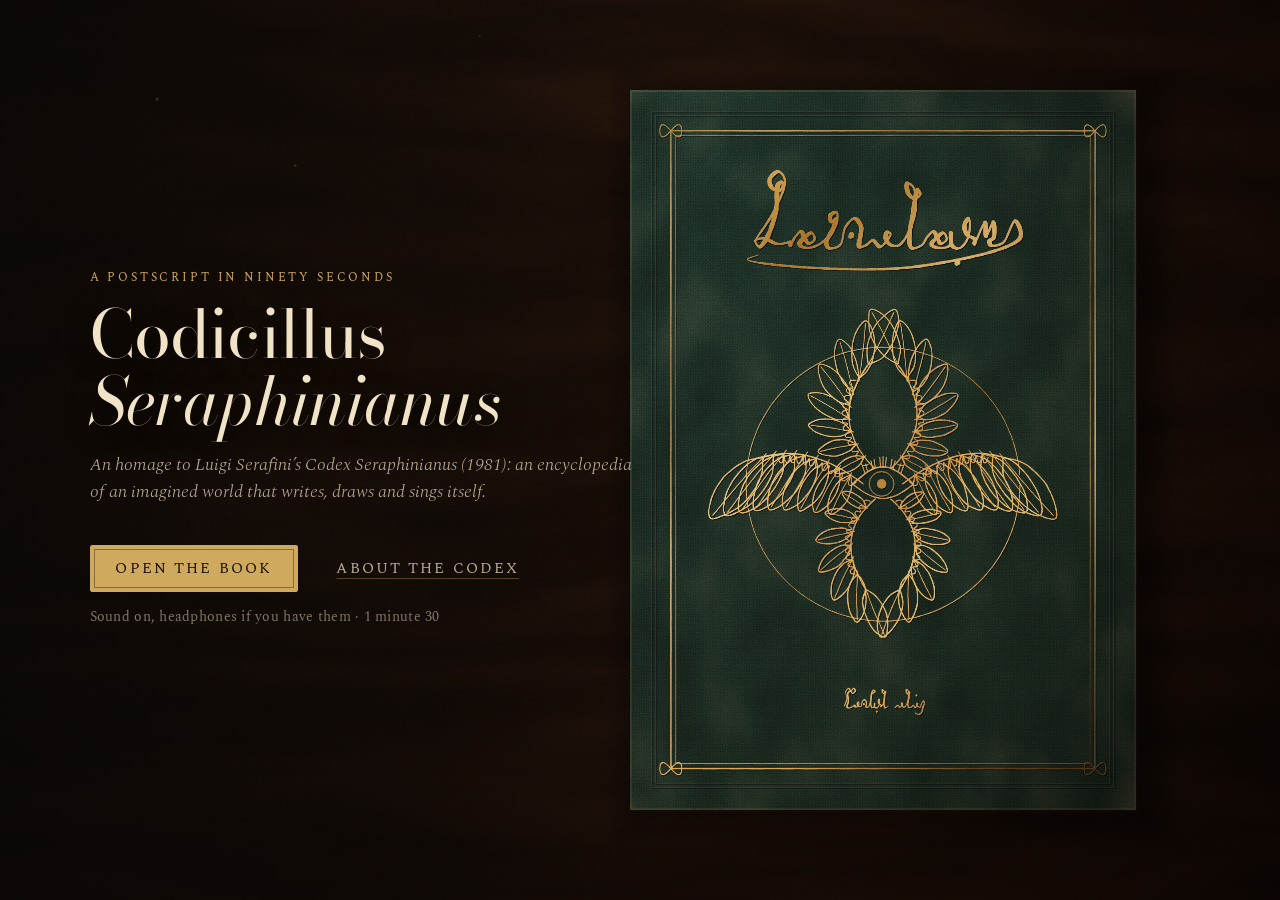
<file: index.html>
<!doctype html>
<html lang="en">
<head>
<meta charset="utf-8">
<meta name="viewport" content="width=device-width, initial-scale=1, viewport-fit=cover">
<title>Codicillus Seraphinianus</title>
<meta name="description" content="A ninety-second homage to Luigi Serafini's Codex Seraphinianus: a book that writes, draws and sings itself, generated live in the browser.">
<meta name="theme-color" content="#0d0907">
<link rel="preconnect" href="https://fonts.googleapis.com">
<link rel="preconnect" href="https://fonts.gstatic.com" crossorigin>
<link rel="stylesheet" href="https://fonts.googleapis.com/css2?family=Bodoni+Moda:ital,opsz,wght@0,6..96,400..700;1,6..96,400..600&amp;family=Spectral:ital,wght@0,300;0,400;1,300;1,400&amp;display=swap">
<link rel="stylesheet" href="css/style.css">
</head>
<body>
<canvas id="stage" aria-hidden="true"></canvas>
<div id="ui">
  <section id="landing" aria-labelledby="landing-title">
    <div class="landing-top">
      <p class="eyebrow">A postscript in ninety seconds</p>
      <h1 id="landing-title" class="title">Codicillus <em>Seraphinianus</em></h1>
      <p class="lede">An homage to Luigi Serafini’s <cite>Codex Seraphinianus</cite> (1981): an encyclopedia of an imagined world that writes, draws and sings itself.</p>
    </div>
    <div class="landing-bottom">
      <div class="actions">
        <button id="begin" class="btn primary" type="button" disabled>Preparing the book…</button>
        <button id="about-open" class="btn quiet" type="button">About the Codex</button>
      </div>
      <p class="note" id="landing-note">Sound on, headphones if you have them · 1 minute 30</p>
    </div>
  </section>

  <div id="caption" aria-live="polite">
    <span class="cap-title"></span>
    <span class="cap-text"></span>
  </div>

  <div id="controls" hidden>
    <div class="buttons">
      <button id="btn-play" class="icon" type="button" aria-label="Pause">
        <svg class="i-pause" viewBox="0 0 24 24" aria-hidden="true"><path d="M7 5h3.2v14H7zM13.8 5H17v14h-3.2z"/></svg>
        <svg class="i-play" viewBox="0 0 24 24" aria-hidden="true"><path d="M8 5.2v13.6L19 12z"/></svg>
      </button>
      <button id="btn-mute" class="icon" type="button" aria-label="Mute sound">
        <svg class="i-sound" viewBox="0 0 24 24" aria-hidden="true"><path d="M4 9.5h3.6L12 5.6v12.8l-4.4-3.9H4z"/><path d="M15 9.2a4 4 0 0 1 0 5.6M17.3 7a7.2 7.2 0 0 1 0 10" fill="none" stroke="currentColor" stroke-width="1.6" stroke-linecap="round"/></svg>
        <svg class="i-muted" viewBox="0 0 24 24" aria-hidden="true"><path d="M4 9.5h3.6L12 5.6v12.8l-4.4-3.9H4z"/><path d="M15.5 9.5l5 5m0-5l-5 5" fill="none" stroke="currentColor" stroke-width="1.6" stroke-linecap="round"/></svg>
      </button>
      <button id="btn-restart" class="icon" type="button" aria-label="Start again">
        <svg viewBox="0 0 24 24" aria-hidden="true"><path d="M6.2 8.4A7 7 0 1 1 5 12" fill="none" stroke="currentColor" stroke-width="1.7" stroke-linecap="round"/><path d="M5.2 4.4v4.8H10" fill="none" stroke="currentColor" stroke-width="1.7" stroke-linecap="round" stroke-linejoin="round"/></svg>
      </button>
      <button id="btn-full" class="icon" type="button" aria-label="Full screen" hidden>
        <svg viewBox="0 0 24 24" aria-hidden="true"><path d="M4.5 9V4.5H9M15 4.5h4.5V9M19.5 15v4.5H15M9 19.5H4.5V15" fill="none" stroke="currentColor" stroke-width="1.7" stroke-linecap="round" stroke-linejoin="round"/></svg>
      </button>
      <button id="btn-about" class="icon" type="button" aria-label="About the Codex">
        <svg viewBox="0 0 24 24" aria-hidden="true"><circle cx="12" cy="12" r="8.2" fill="none" stroke="currentColor" stroke-width="1.6"/><path d="M12 10.8v5.4" stroke="currentColor" stroke-width="1.8" stroke-linecap="round"/><circle cx="12" cy="7.9" r="1.1"/></svg>
      </button>
      <span id="clock" aria-hidden="true">0:00</span>
    </div>
  </div>
  <div id="progress" role="slider" tabindex="0" aria-label="Position in the piece" aria-valuemin="0" aria-valuemax="90" aria-valuenow="0" aria-valuetext="0 seconds" hidden>
    <div class="track"><div class="fill"></div></div>
    <div class="ticks"></div>
  </div>

  <section id="endcard" hidden aria-labelledby="end-title">
    <h2 id="end-title" class="sr-only">Codex Seraphinianus</h2>
    <p class="end-credit">Luigi Serafini · <cite>Codex Seraphinianus</cite> · 1981</p>
    <p class="end-line">Codicillus Seraphinianus, a postscript in ninety seconds. Every line and every sound was made live in your browser.</p>
    <p class="end-dedication">for Amber</p>
    <div class="actions">
      <button id="again" class="btn primary" type="button">Read it again</button>
      <button id="about-end" class="btn quiet" type="button">About the Codex</button>
    </div>
  </section>

  <div id="about" role="dialog" aria-modal="true" aria-labelledby="about-title" hidden>
    <div class="sheet">
      <button id="about-close" class="icon close" type="button" aria-label="Close">
        <svg viewBox="0 0 24 24" aria-hidden="true"><path d="M6 6l12 12M18 6L6 18" stroke="currentColor" stroke-width="1.7" stroke-linecap="round"/></svg>
      </button>
      <p class="eyebrow">About</p>
      <h2 id="about-title">The book nobody can read</h2>
      <p>The <cite>Codex Seraphinianus</cite> is an encyclopedia of a world that does not exist. The Italian artist and architect Luigi Serafini, born in Rome in 1949, drew it between 1976 and 1978. Franco Maria Ricci published it in Milan in 1981, in two volumes. Page after page of plants, animals, machines, customs and cities is explained in a flowing, looping script that no one can read.</p>
      <p>Its eleven chapters follow the order of a real encyclopedia. The first part covers the natural world: plants, animals, a kingdom of strange bipeds, physics and chemistry, and machines. The second covers people: the body, history, writing, food and dress, games, and architecture. Some of its pictures are famous: fruit that bleeds, a sapling that grows into a chair, trees that pull up their roots and migrate, and a pair of lovers in bed who turn into an alligator.</p>
      <p>For decades readers tried to decipher the script. In 2009, speaking to the Oxford University Society of Bibliophiles, Serafini said there is no meaning hidden in it. He compared writing it to automatic writing, and said he wanted readers to feel what children feel in front of books they cannot yet understand, while seeing that the writing makes sense to adults. Only the page numbers give way to analysis: Allan C. Wechsler and Ivan Derzhanski each worked out that they count in a variation of base 21.</p>

      <h3>About this homage</h3>
      <p><em>Codicillus</em> is Latin for a little codex, and it is also the word for a postscript added to a will. This is a ninety-second postscript to Serafini’s book. Nothing in it is taken from the Codex. Every drawing and every sound is original and is generated in code, live, each time the book opens.</p>
      <ul class="facts">
        <li>The script is invented: twenty-four looping letters, six capitals and a lexicon of words that recur as often as words in a real language do. None of them means anything.</li>
        <li>The page numbers count in base 21, in honour of the Codex’s own.</li>
        <li>The endpapers are Italian marbling, computed by tracing every pixel back through the comb and the drops of ink.</li>
        <li>The score is in D, at 96 beats a minute in a rocking 12/8. It is played by a synthesized celesta, a plucked harp, a choir of vowel filters, a glass flute and a clockwork percussion section. The page turns, the pen nib and the alligator’s gulps are synthesized too.</li>
      </ul>

      <h3>The chapters</h3>
      <ol class="chapters" id="chapter-list"></ol>

      <p class="credit">Made by Claude, for Amber, 2026. Read more about the <cite>Codex Seraphinianus</cite> <a href="https://en.wikipedia.org/wiki/Codex_Seraphinianus" target="_blank" rel="noopener">on Wikipedia</a>.</p>
    </div>
  </div>
</div>
<noscript><p class="noscript">This homage is drawn and scored live with JavaScript. Please enable it to open the book.</p></noscript>
<script src="js/core/util.js"></script>
<script src="js/core/ink.js"></script>
<script src="js/core/paper.js"></script>
<script src="js/core/asemic.js"></script>
<script src="js/core/book.js"></script>
<script src="js/core/draw.js"></script>
<script src="js/core/show.js"></script>
<script src="js/scenes/overture.js"></script>
<script src="js/scenes/flora.js"></script>
<script src="js/scenes/fauna.js"></script>
<script src="js/scenes/physics.js"></script>
<script src="js/scenes/lovers.js"></script>
<script src="js/scenes/writing.js"></script>
<script src="js/scenes/customs.js"></script>
<script src="js/scenes/architecture.js"></script>
<script src="js/scenes/finale.js"></script>
<script src="js/audio/engine.js"></script>
<script src="js/audio/score.js"></script>
<script src="js/ui.js"></script>
<script src="js/main.js"></script>
</body>
</html>
</file>
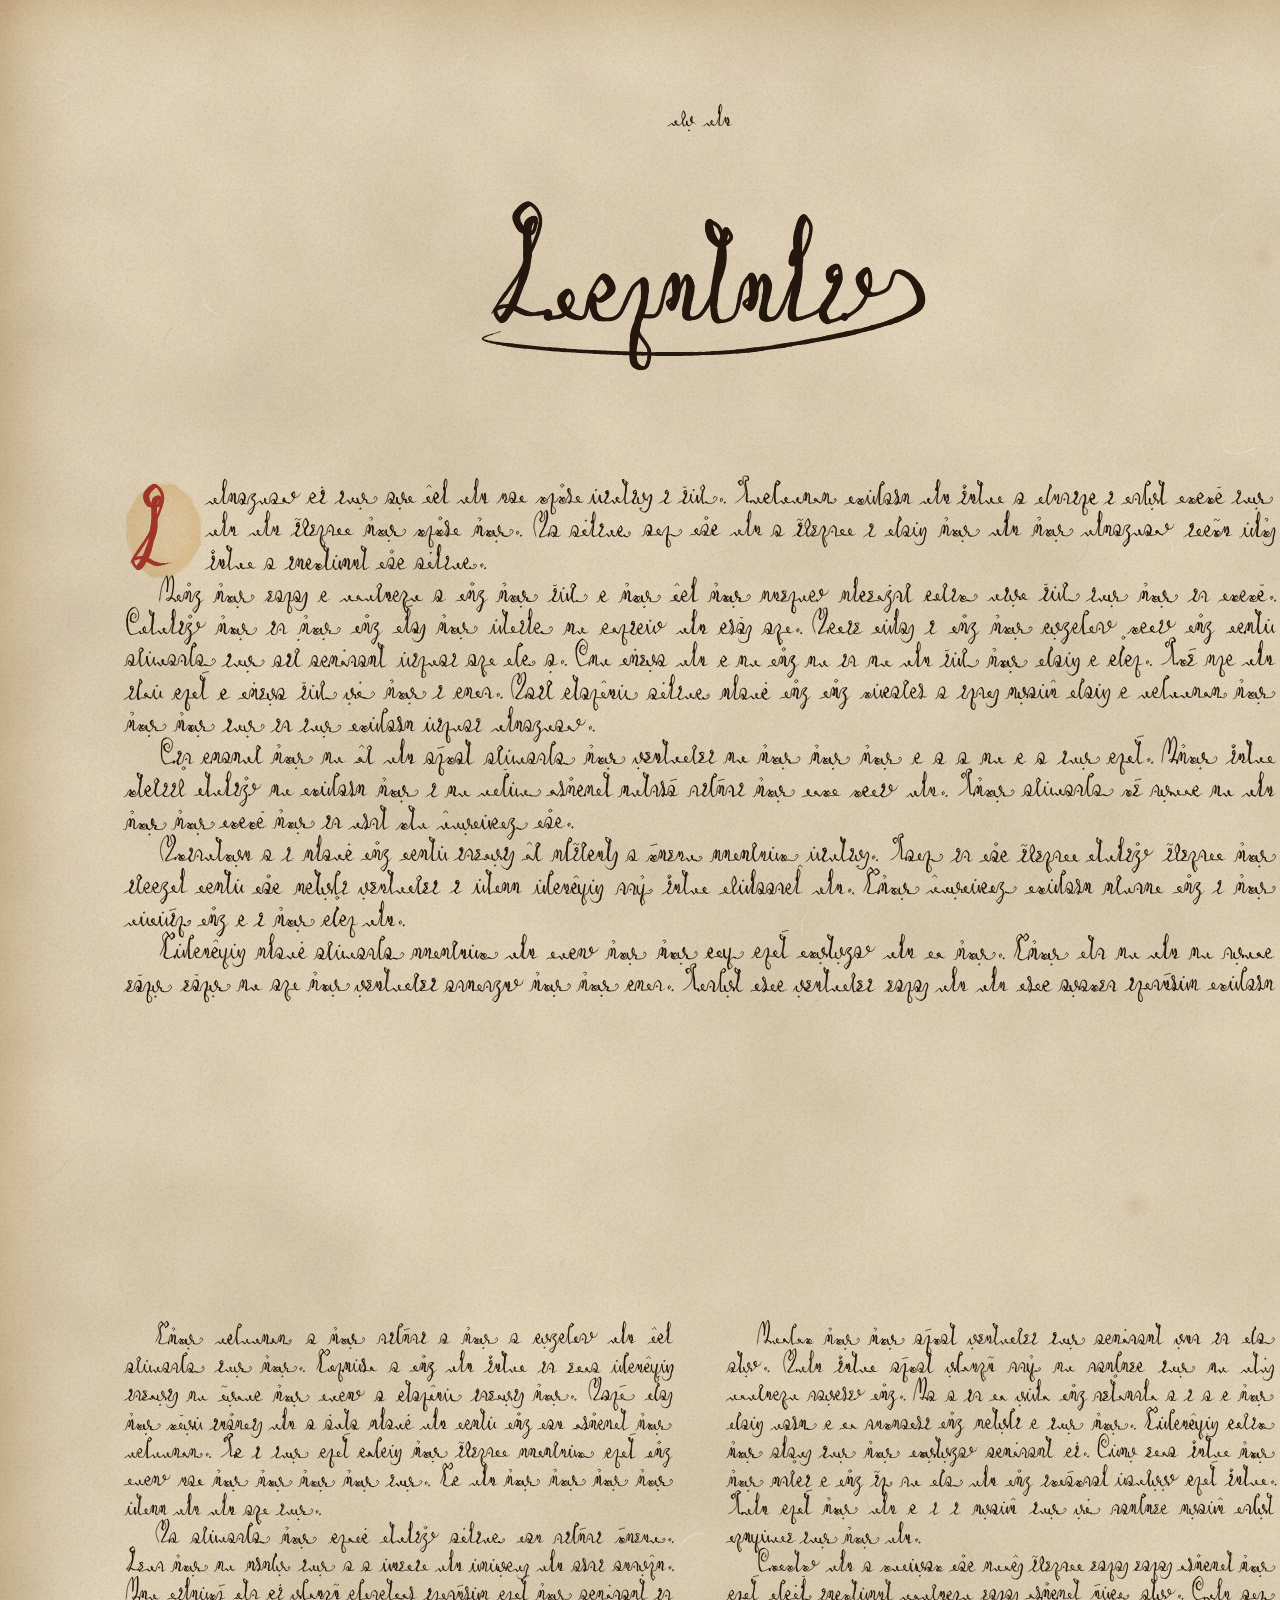
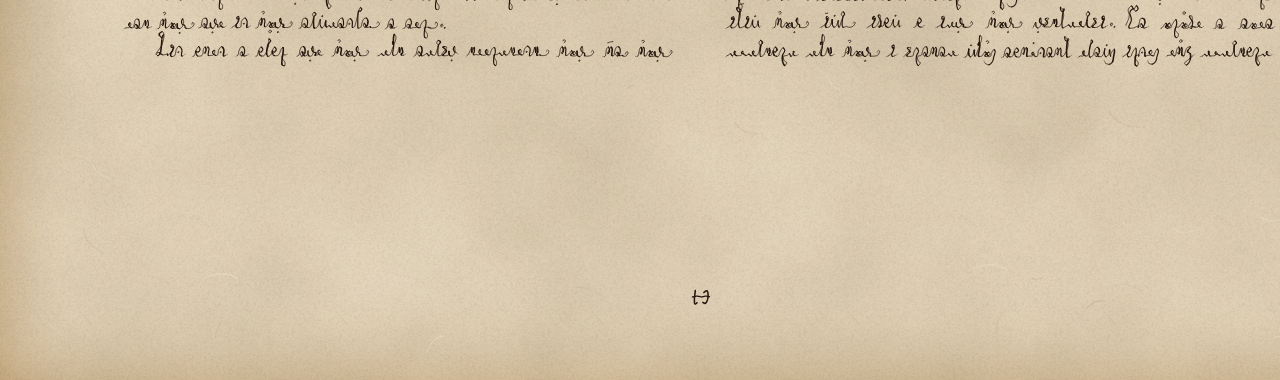
<file: tools/test-core.html>
<!doctype html>
<html>
<head>
<meta charset="utf-8">
<title>core test</title>
<style>body{margin:0;background:#222}canvas{display:block}</style>
</head>
<body>
<canvas id="c"></canvas>
<script src="../js/core/util.js"></script>
<script src="../js/core/ink.js"></script>
<script src="../js/core/paper.js"></script>
<script src="../js/core/asemic.js"></script>
<script>
(function () {
  const { U, Ink, Paper, Asemic } = Codex;
  const W = 1400;
  const cv = document.getElementById('c');
  const mode = location.hash.slice(1) || 'page';
  const t0 = performance.now();
  const paper = Paper.page(W, 1);
  cv.width = W; cv.height = paper.height;
  const g = cv.getContext('2d');
  g.drawImage(paper, 0, 0);
  const sc = W / 1000;
  g.setTransform(sc, 0, 0, sc, 0, 0);
  Ink.texScale = sc;
  const env = { texScale: sc, paper };
  if (mode === 'page') {
    // heading
    const head = Asemic.label(500, 90, 7, 2, { center: true, seed: 'h1' });
    for (const s of head.strokes) s.draw(g, 1);
    const big = Asemic.display(500, 230, 34, { center: true, seed: 'title2' });
    for (const s of big.strokes) s.draw(g, 1);
    const block = Asemic.block({ seed: 'b1', x: 90, y: 360, w: 820, size: 8, lines: 16, dropcap: { lines: 3 } });
    for (const m of Asemic.printed(block, 0)) m.draw(g, 1, env);
    // two columns
    const colA = Asemic.block({ seed: 'b2', x: 90, y: 960, w: 390, size: 7, lines: 12 });
    const colB = Asemic.block({ seed: 'b3', x: 520, y: 960, w: 390, size: 7, lines: 12 });
    for (const m of Asemic.printed(colA, 0)) m.draw(g, 1, env);
    for (const m of Asemic.printed(colB, 0)) m.draw(g, 1, env);
    const num = Asemic.numeral(310, 500, 1360, 9, { center: true });
    for (const s of num) s.draw(g, 1);
  } else if (mode === 'glyphs') {
    // glyph table
    const GL = Asemic.GL;
    let i = 0;
    for (const gl of GL) {
      const x = 80 + (i % 6) * 150, y = 160 + Math.floor(i / 6) * 150;
      const r = new U.Rand(i);
      const ws = Asemic.wordStrokes({ g: [Asemic.GL.indexOf(gl)], dia: [], fin: -1 }, r, x, y, 40, {});
      for (const s of ws.strokes) s.draw(g, 1);
      g.fillStyle = 'rgba(160,40,30,0.8)';
      g.font = '14px serif';
      g.fillText(gl.n, x, y + 60);
      i++;
    }
    let j = 0;
    for (const c of Asemic.CAPS) {
      const x = 80 + j * 150, y = 900;
      const ws = Asemic.wordStrokes({ g: [1, 4], dia: [], fin: -1 }, new U.Rand(j), x, y, 30, { cap: j });
      for (const s of ws.strokes) s.draw(g, 1);
      j++;
    }
    for (let d = 0; d < 21; d++) {
      const x = 80 + (d % 11) * 80, y = 1100 + Math.floor(d / 11) * 90;
      for (const s of Asemic.digit(d, x, y, 34)) s.draw(g, 1);
    }
    const line = Asemic.label(80, 1330, 18, 6, { seed: 'l', cap: true, stop: true });
    for (const s of line.strokes) s.draw(g, 1);
  } else if (mode === 'marks') {
    const r = new U.Rand(3);
    const leaf = U.catmull([[200, 200], [320, 120], [420, 220], [330, 330], [200, 200]], 3, false);
    Ink.wash(leaf, Ink.PAL.leaf, 0, 1, { seed: 2 }).draw(g, 1, env);
    Ink.outline(leaf, 0, 1, { w: 1.6 }).draw(g, 1);
    Ink.hatch(leaf.slice(0, Math.floor(leaf.length * 0.6)), 0, 1, { spacing: 5, w: 0.7, angle: -0.6 }).draw(g, 1);
    const circ = U.circle(650, 250, 120, 60);
    Ink.pencil(circ, Ink.PAL.rose, 0, 1, { seed: 3 }).draw(g, 1);
    Ink.outline(circ, 0, 1, { w: 1.8 }).draw(g, 1);
    const box = [[100, 500], [900, 500], [900, 800], [100, 800]];
    Ink.wash(box, Ink.PAL.sky, 0, 1, { seed: 9, amp: 7 }).draw(g, 0.6, env);
    Ink.hatch([[120, 850], [420, 850], [420, 1100], [120, 1100]], 0, 1, { spacing: 4, cross: true, w: 0.6 }).draw(g, 1);
    const mar = Paper.marble(420, 594, 2);
    g.drawImage(mar, 480, 850, 420, 594);
  }
  document.title = 'done ' + Math.round(performance.now() - t0) + 'ms';
})();
</script>
</body>
</html>
</file>
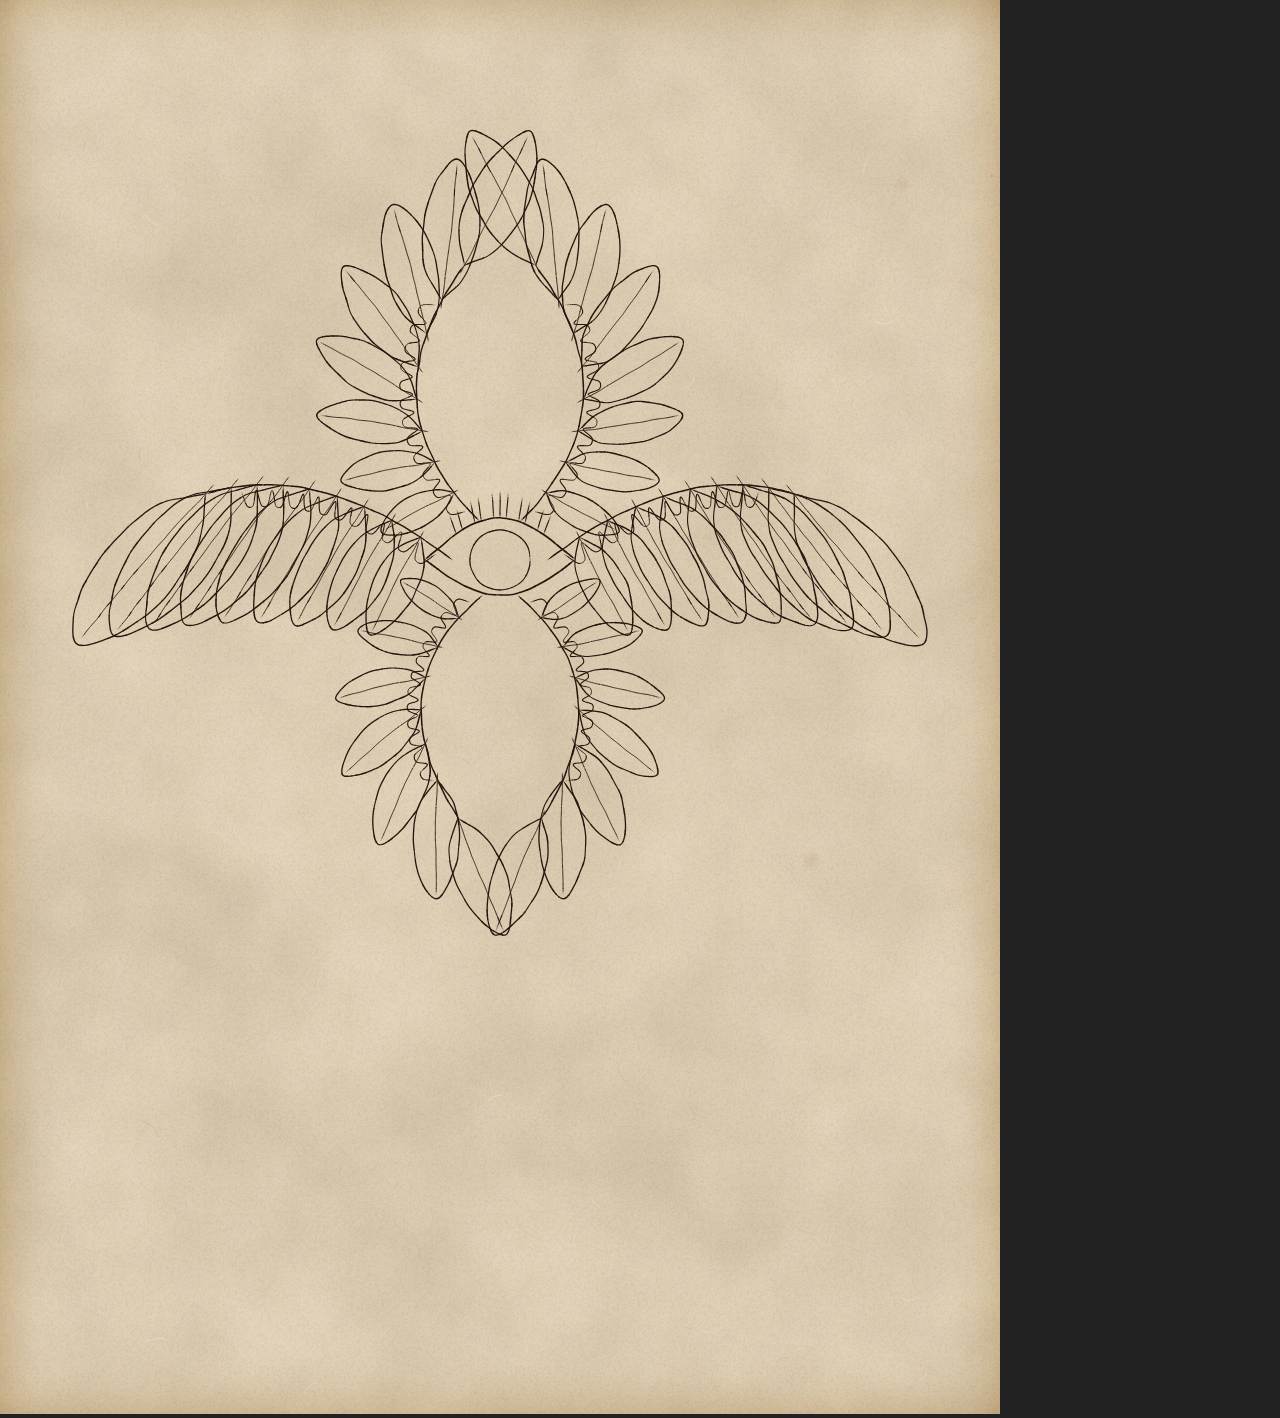
<file: tools/test-seraph.html>
<!doctype html><html><head><meta charset="utf-8"><style>body{margin:0;background:#222}</style></head><body><canvas id="c"></canvas>
<script src="../js/core/util.js"></script><script src="../js/core/ink.js"></script><script src="../js/core/paper.js"></script>
<script src="../js/core/asemic.js"></script><script src="../js/core/draw.js"></script>
<script>
const {U,Ink,Paper,Draw:D}=Codex;const W=1000;const cv=document.getElementById('c');const p=Paper.page(W,1);cv.width=W;cv.height=p.height;
const g=cv.getContext('2d');g.drawImage(p,0,0);const S=D.seraph(500,560,300,new U.Rand('t'));
for(const w of S.wings){for(const f of w.feathers){Ink.path(f.outline,{w:1.3}).draw(g,1);Ink.path(f.quill,{w:0.9}).draw(g,1);}Ink.path(w.edge,{w:1.4}).draw(g,1);Ink.path(w.covert,{w:1}).draw(g,1);}
const e=S.eye;for(const k of ['upper','lower'])Ink.path(e[k],{w:1.6}).draw(g,1);Ink.path(e.iris.concat([e.iris[0]]),{w:1.2}).draw(g,1);for(const l of e.lashes)Ink.path(l,{w:1}).draw(g,1);
document.title='done';
</script></body></html>
</file>
<file: css/style.css>
/* Codicillus Seraphinianus — one deliberate look: a book open on a desk at night.
   Display type is Bodoni, after the typefaces Franco Maria Ricci loved; text is Spectral. */
:root {
  color-scheme: dark;
  --desk: #0d0907;
  --sheet: #17110c;
  --sheet-edge: #2a2016;
  --cream: #f1e4c6;
  --cream-dim: rgba(241, 228, 198, 0.74);
  --cream-faint: rgba(241, 228, 198, 0.5);
  --gilt: #cfa95e;
  --gilt-deep: #a07c3c;
  --ink: #1b120b;
  --line: rgba(207, 169, 94, 0.34);
  --scrim: rgba(10, 7, 5, 0.78);
  --display: "Bodoni Moda", "Bodoni 72", Didot, "Big Caslon", Georgia, serif;
  --body: "Spectral", "Iowan Old Style", Palatino, "Palatino Linotype", Georgia, serif;
  --gutter: max(16px, 3vw);
  --safe-b: env(safe-area-inset-bottom, 0px);
  --safe-t: env(safe-area-inset-top, 0px);
}

* { box-sizing: border-box; }
[hidden] { display: none !important; }
html, body { height: 100%; }
body {
  margin: 0;
  overflow: hidden;
  background: var(--desk);
  color: var(--cream);
  font-family: var(--body);
  -webkit-font-smoothing: antialiased;
}
#stage { position: fixed; inset: 0; display: block; width: 100%; height: 100%; }
#ui { position: fixed; inset: 0; pointer-events: none; }
#ui > * { pointer-events: auto; }
.sr-only { position: absolute; width: 1px; height: 1px; overflow: hidden; clip: rect(0 0 0 0); white-space: nowrap; }
cite { font-style: italic; }
button { font: inherit; color: inherit; }
:focus-visible { outline: 2px solid var(--cream); outline-offset: 3px; }

/* ------------------------------------------------------------ landing */
#landing {
  position: absolute;
  inset: 0;
  display: flex;
  flex-direction: column;
  justify-content: space-between;
  align-items: center;
  text-align: center;
  padding-inline: var(--gutter);
  padding-block: calc(4.5vh + var(--safe-t)) calc(5vh + var(--safe-b));
  background:
    linear-gradient(to bottom, rgba(10, 7, 5, 0.86) 0%, rgba(10, 7, 5, 0.35) 30%, rgba(10, 7, 5, 0) 44%),
    linear-gradient(to top, rgba(10, 7, 5, 0.9) 0%, rgba(10, 7, 5, 0.4) 22%, rgba(10, 7, 5, 0) 36%);
  transition: opacity 1.2s ease;
}
#landing.leaving { opacity: 0; pointer-events: none; }
.landing-top, .landing-bottom { display: flex; flex-direction: column; align-items: center; gap: 0.9rem; max-width: 46rem; }
.eyebrow {
  margin: 0;
  font-size: 0.74rem;
  letter-spacing: 0.24em;
  text-transform: uppercase;
  color: var(--gilt);
}
.title {
  margin: 0;
  font-family: var(--display);
  font-weight: 400;
  font-size: clamp(2.3rem, 6.2vw, 5.1rem);
  line-height: 1.02;
  letter-spacing: -0.012em;
  text-wrap: balance;
  color: var(--cream);
  text-shadow: 0 2px 24px rgba(0, 0, 0, 0.55);
}
.title em { font-style: italic; }
.lede {
  margin: 0;
  max-width: 34rem;
  font-size: clamp(0.98rem, 1.5vw, 1.12rem);
  font-weight: 300;
  font-style: italic;
  line-height: 1.55;
  color: var(--cream-dim);
  text-wrap: balance;
}
.actions { display: flex; flex-wrap: wrap; gap: 0.8rem; justify-content: center; }
.note { margin: 0; font-size: 0.86rem; color: var(--cream-faint); letter-spacing: 0.02em; }

.btn {
  min-height: 2.9rem;
  padding: 0.7rem 1.55rem;
  border: 1px solid var(--gilt);
  border-radius: 2px;
  background: rgba(13, 9, 7, 0.45);
  color: var(--cream);
  font-size: 0.95rem;
  letter-spacing: 0.14em;
  text-transform: uppercase;
  cursor: pointer;
  box-shadow: inset 0 0 0 3px rgba(13, 9, 7, 0.55), inset 0 0 0 4px rgba(207, 169, 94, 0.3);
  transition: background 0.25s ease, color 0.25s ease, transform 0.25s ease;
}
.btn:hover { background: rgba(207, 169, 94, 0.14); }
.btn:active { transform: translateY(1px); }
.btn.primary { background: var(--gilt); color: var(--ink); box-shadow: inset 0 0 0 3px var(--gilt), inset 0 0 0 4px rgba(27, 18, 11, 0.4); }
.btn.primary:hover { background: #dcb970; }
.btn.quiet { border-color: transparent; box-shadow: none; background: transparent; color: var(--cream-dim); text-decoration: underline; text-decoration-color: var(--line); text-underline-offset: 0.35em; }
.btn.quiet:hover { color: var(--cream); background: transparent; }
.btn[disabled] { opacity: 0.6; cursor: progress; }

/* ------------------------------------------------------------ captions */
#caption {
  position: absolute;
  left: var(--gutter);
  bottom: calc(3.4rem + var(--safe-b));
  max-width: min(27rem, calc(100% - 2 * var(--gutter) - 13rem));
  display: flex;
  flex-direction: column;
  gap: 0.2rem;
  opacity: 0;
  transform: translateY(6px);
  transition: opacity 0.9s ease, transform 0.9s ease;
  pointer-events: none;
  text-shadow: 0 1px 12px rgba(0, 0, 0, 0.9);
}
#caption.on { opacity: 1; transform: none; }
.cap-title { font-size: 0.74rem; letter-spacing: 0.22em; text-transform: uppercase; color: var(--gilt); }
.cap-text { font-style: italic; font-weight: 300; font-size: 1.02rem; line-height: 1.4; color: var(--cream-dim); }

/* ------------------------------------------------------------ controls */
#controls {
  position: absolute;
  right: var(--gutter);
  bottom: calc(2.1rem + var(--safe-b));
  transition: opacity 0.6s ease;
}
#controls.idle { opacity: 0; }
#controls.idle:focus-within { opacity: 1; }
.buttons { display: flex; align-items: center; gap: 0.15rem; }
.icon {
  width: 2.75rem;
  height: 2.75rem;
  display: grid;
  place-items: center;
  border: 0;
  border-radius: 50%;
  background: rgba(13, 9, 7, 0.45);
  color: var(--cream-dim);
  cursor: pointer;
  transition: color 0.2s ease, background 0.2s ease;
}
.icon:hover { color: var(--cream); background: rgba(207, 169, 94, 0.16); }
.icon svg { width: 1.3rem; height: 1.3rem; fill: currentColor; }
#btn-play .i-play, #btn-play.paused .i-pause { display: none; }
#btn-play.paused .i-play { display: block; }
#btn-mute .i-muted, #btn-mute.muted .i-sound { display: none; }
#btn-mute.muted .i-muted { display: block; }
#clock { min-width: 3.2rem; padding-left: 0.35rem; font-size: 0.85rem; font-variant-numeric: tabular-nums; color: var(--cream-faint); }

#progress {
  position: absolute;
  left: 0;
  right: 0;
  bottom: var(--safe-b);
  height: 1.3rem;
  cursor: pointer;
  touch-action: none;
}
#progress .track { position: absolute; left: 0; right: 0; bottom: 0; height: 2px; background: rgba(241, 228, 198, 0.12); transition: height 0.2s ease; }
#progress:hover .track, #progress:focus-visible .track { height: 5px; }
#progress .fill { height: 100%; width: 100%; background: var(--gilt); transform: scaleX(0); transform-origin: 0 50%; }
#progress .ticks { position: absolute; left: 0; right: 0; bottom: 0; height: 9px; }
#progress .ticks i { position: absolute; bottom: 0; width: 1px; height: 7px; background: rgba(207, 169, 94, 0.55); }
#progress:focus-visible { outline: none; }
#progress:focus-visible .fill { box-shadow: 0 0 0 1px var(--cream); }

/* ------------------------------------------------------------ end card */
#endcard {
  position: absolute;
  left: 50%;
  bottom: calc(4.2vh + 1.6rem + var(--safe-b));
  width: min(36rem, calc(100% - 2 * var(--gutter)));
  transform: translate(-50%, 8px);
  text-align: center;
  display: flex;
  flex-direction: column;
  align-items: center;
  gap: 0.55rem;
  opacity: 0;
  transition: opacity 1.4s ease, transform 1.4s ease;
  text-shadow: 0 1px 14px rgba(0, 0, 0, 0.95);
}
#endcard.on { opacity: 1; transform: translate(-50%, 0); }
.end-credit { margin: 0; font-size: 0.78rem; letter-spacing: 0.22em; text-transform: uppercase; color: var(--gilt); }
.end-line { margin: 0; font-style: italic; font-weight: 300; line-height: 1.5; color: var(--cream-dim); text-wrap: balance; }
.end-dedication { margin: 0.2rem 0 0.4rem; font-family: var(--display); font-style: italic; font-size: 1.35rem; color: var(--cream); }

/* ------------------------------------------------------------ about */
#about {
  position: absolute;
  inset: 0;
  display: grid;
  place-items: center;
  padding-inline: var(--gutter);
  padding-block: calc(16px + var(--safe-t)) calc(16px + var(--safe-b));
  background: rgba(8, 5, 3, 0.74);
  backdrop-filter: blur(6px);
  -webkit-backdrop-filter: blur(6px);
}
#about[hidden] { display: none; }
.sheet {
  position: relative;
  width: min(44rem, 100%);
  max-height: min(88vh, 60rem);
  overflow: auto;
  padding: clamp(1.5rem, 4.5vw, 2.8rem);
  background: var(--sheet);
  border: 1px solid var(--line);
  box-shadow: 0 30px 80px rgba(0, 0, 0, 0.6), inset 0 0 0 6px var(--sheet), inset 0 0 0 7px rgba(207, 169, 94, 0.18);
  color: var(--cream);
  font-size: 1.02rem;
  line-height: 1.65;
}
.sheet h2 { margin: 0.3rem 0 1rem; font-family: var(--display); font-style: italic; font-weight: 400; font-size: clamp(1.7rem, 4vw, 2.35rem); line-height: 1.15; text-wrap: balance; }
.sheet h3 { margin: 2rem 0 0.6rem; font-family: var(--body); font-weight: 400; font-size: 0.78rem; letter-spacing: 0.22em; text-transform: uppercase; color: var(--gilt); }
.sheet p { margin: 0 0 1rem; max-width: 65ch; color: var(--cream-dim); }
.sheet .facts { margin: 0 0 1rem; padding-left: 1.1rem; color: var(--cream-dim); display: grid; gap: 0.5rem; }
.sheet .facts li::marker { color: var(--gilt); }
.sheet a { color: var(--gilt); text-underline-offset: 0.25em; }
.sheet .credit { margin-top: 2rem; padding-top: 1rem; border-top: 1px solid var(--line); font-size: 0.92rem; }
.close { position: absolute; top: 0.8rem; right: 0.8rem; background: transparent; }
.chapters { list-style: none; margin: 0; padding: 0; display: grid; gap: 0.1rem; }
.chapters button {
  width: 100%;
  display: grid;
  grid-template-columns: 3.2rem 1fr;
  gap: 0.8rem;
  align-items: baseline;
  padding: 0.45rem 0.5rem;
  border: 0;
  border-radius: 2px;
  background: transparent;
  text-align: left;
  cursor: pointer;
  color: var(--cream-dim);
}
.chapters button:hover { background: rgba(207, 169, 94, 0.1); color: var(--cream); }
.chapters .t { font-variant-numeric: tabular-nums; color: var(--gilt); font-size: 0.9rem; }
.chapters .n { font-family: var(--display); font-style: italic; font-size: 1.08rem; color: var(--cream); }
.chapters .d { display: block; font-size: 0.9rem; font-style: italic; font-weight: 300; }

.noscript { position: fixed; inset: auto 16px 40vh; text-align: center; color: var(--cream); }

/* wide screens: the title beside the closed book */
@media (min-aspect-ratio: 23/20) {
  #landing {
    align-items: flex-start;
    justify-content: center;
    gap: 2.4rem;
    text-align: left;
    padding-left: max(var(--gutter), 7vw);
    background: linear-gradient(to right, rgba(10, 7, 5, 0.82) 0%, rgba(10, 7, 5, 0.5) 34%, rgba(10, 7, 5, 0) 52%);
  }
  .landing-top, .landing-bottom { align-items: flex-start; max-width: min(34rem, 44vw); }
  .landing-top .lede { text-wrap: pretty; }
  #landing .actions { justify-content: flex-start; }
  .title { font-size: clamp(2.4rem, 5.2vw, 5.2rem); }
}
@media (max-width: 640px) {
  .actions { flex-direction: column; width: 100%; max-width: 20rem; }
  .btn { width: 100%; }
  #caption { bottom: calc(5.8rem + var(--safe-b)); max-width: calc(100% - 2 * var(--gutter)); }
  .cap-text { font-size: 0.94rem; }
  #controls { bottom: calc(1.6rem + var(--safe-b)); }
}
@media (prefers-reduced-motion: reduce) {
  #landing, #caption, #endcard, #controls { transition-duration: 0.01s; }
}
</file>
